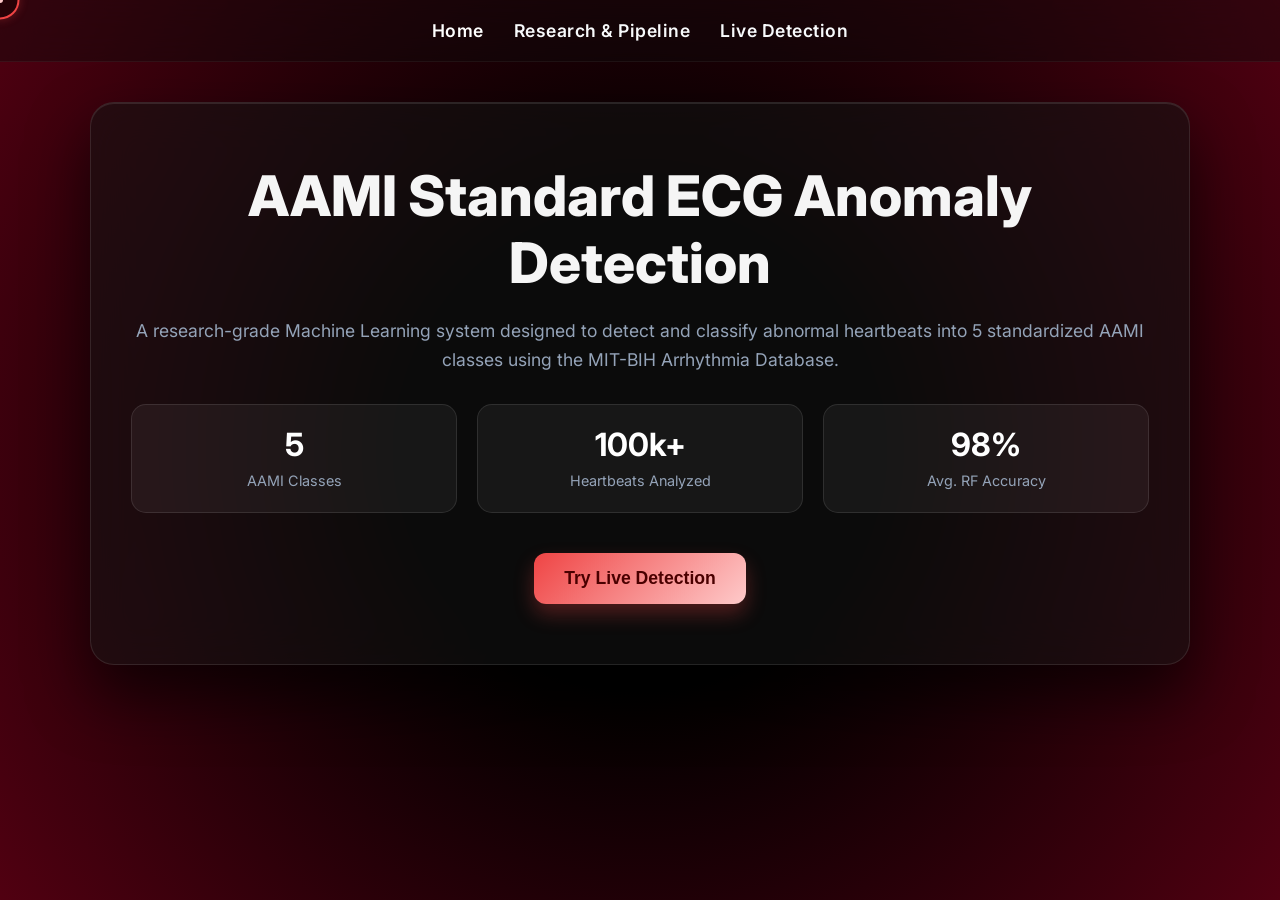
<file: Frontend/index.html>
<!DOCTYPE html>
<html lang="en">
<head>
    <meta charset="UTF-8">
    <meta name="viewport" content="width=device-width, initial-scale=1.0">
    <title>ECG Anomaly Detection | Home</title>
    <link rel="stylesheet" href="style.css">
</head>
<body>
    <div class="spline-container">
        <iframe src='https://my.spline.design/vesper-4o7GgtlY09lkFxyiEQWQniJg/' frameborder='0' width='110%' height='100%'></iframe>
    </div>

    <div class="navbar">
        <a href="index.html" class="active">Home</a>
        <a href="research.html">Research & Pipeline</a>
        <a href="detect.html">Live Detection</a>
    </div>

    <div class="container">
        <div class="card" style="text-align: center; padding: 60px 40px;">
            <h1>AAMI Standard ECG Anomaly Detection</h1>
            <p>
                A research-grade Machine Learning system designed to detect and classify abnormal heartbeats 
                into 5 standardized AAMI classes using the MIT-BIH Arrhythmia Database.
            </p>
            
            <div class="hero-stats">
                <div class="stat-box">
                    <h3>5</h3>
                    <p>AAMI Classes</p>
                </div>
                <div class="stat-box">
                    <h3>100k+</h3>
                    <p>Heartbeats Analyzed</p>
                </div>
                <div class="stat-box">
                    <h3>98%</h3>
                    <p>Avg. RF Accuracy</p>
                </div>
            </div>

            <br><br>
            <a href="detect.html">
                <button>Try Live Detection</button>
            </a>
        </div>
    </div>

    <script src="cursor.js"></script>
</body>
</html>
</file>
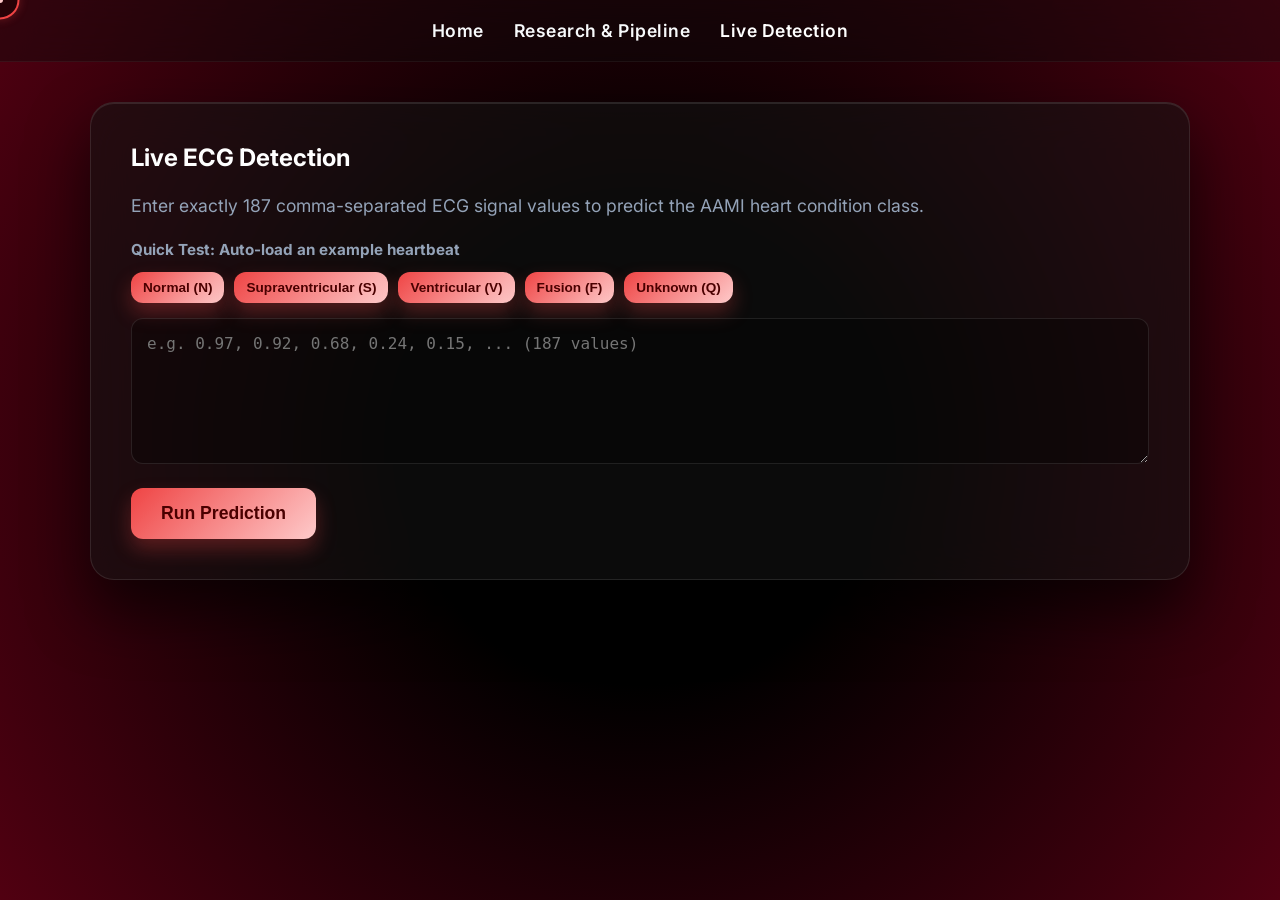
<file: Frontend/detect.html>
<!DOCTYPE html>
<html lang="en">
<head>
    <meta charset="UTF-8">
    <meta name="viewport" content="width=device-width, initial-scale=1.0">
    <title>ECG Anomaly Detection | Detect</title>
    <link rel="stylesheet" href="style.css">
</head>
<body>

    <div class="navbar">
        <a href="index.html">Home</a>
        <a href="research.html">Research & Pipeline</a>
        <a href="detect.html" class="active">Live Detection</a>
    </div>

    <div class="container">
        <div class="card">
            <h2>Live ECG Detection</h2>
            <p>Enter exactly 187 comma-separated ECG signal values to predict the AAMI heart condition class.</p>

            <div style="margin-top: 15px; margin-bottom: 15px;">
                <p style="font-size: 0.95rem; margin-bottom: 10px;"><strong>Quick Test: Auto-load an example heartbeat</strong></p>
                <div style="display: flex; gap: 10px; flex-wrap: wrap;">
                    <button style="padding: 8px 12px; font-size: 0.85rem;" onclick="loadExample('N')">Normal (N)</button>
                    <button style="padding: 8px 12px; font-size: 0.85rem;" onclick="loadExample('S')">Supraventricular (S)</button>
                    <button style="padding: 8px 12px; font-size: 0.85rem;" onclick="loadExample('V')">Ventricular (V)</button>
                    <button style="padding: 8px 12px; font-size: 0.85rem;" onclick="loadExample('F')">Fusion (F)</button>
                    <button style="padding: 8px 12px; font-size: 0.85rem;" onclick="loadExample('Q')">Unknown (Q)</button>
                </div>
            </div>

            <textarea id="ecgInput" rows="6" placeholder="e.g. 0.97, 0.92, 0.68, 0.24, 0.15, ... (187 values)"></textarea>

            <br><br>
            <button id="predictBtn" onclick="predict()">Run Prediction</button>

            <div class="result-box" id="resultBox">
                <div class="result-title" id="predClass">Result</div>
                <p><strong>Confidence:</strong> <span id="predConf">0</span>%</p>
            </div>
        </div>
    </div>

    <script>
        const examples = {
            "N": "1.0000, 0.7583, 0.1116, 0.0000, 0.0806, 0.0785, 0.0661, 0.0496, 0.0475, 0.0351, 0.0310, 0.0289, 0.0351, 0.0269, 0.0393, 0.0351, 0.0434, 0.0475, 0.0537, 0.0537, 0.0702, 0.0723, 0.0847, 0.0971, 0.1219, 0.1322, 0.1694, 0.1963, 0.2149, 0.2355, 0.2541, 0.2645, 0.2851, 0.2727, 0.2665, 0.2397, 0.2149, 0.1736, 0.1570, 0.1240, 0.1219, 0.1074, 0.1054, 0.0971, 0.1054, 0.0992, 0.1054, 0.0992, 0.1074, 0.1074, 0.1157, 0.1116, 0.1219, 0.1116, 0.1198, 0.1116, 0.1136, 0.1116, 0.1219, 0.1054, 0.1074, 0.1012, 0.1012, 0.0868, 0.0930, 0.0847, 0.0826, 0.0785, 0.0785, 0.0702, 0.0764, 0.0682, 0.0785, 0.0702, 0.0682, 0.0682, 0.0744, 0.0723, 0.0909, 0.1012, 0.1074, 0.1054, 0.1219, 0.1157, 0.1095, 0.0971, 0.1033, 0.0971, 0.0868, 0.0723, 0.0702, 0.0537, 0.0579, 0.0496, 0.0579, 0.0517, 0.0558, 0.0537, 0.0537, 0.0000, 0.0124, 0.1880, 0.6818, 0.9752, 0.6157, 0.0413, 0.0124, 0.0868, 0.0661, 0.0661, 0.0517, 0.0393, 0.0434, 0.0331, 0.0413, 0.0351, 0.0455, 0.0413, 0.0455, 0.0434, 0.0496, 0.0475, 0.0640, 0.0682, 0.0000, 0.0000, 0.0000, 0.0000, 0.0000, 0.0000, 0.0000, 0.0000, 0.0000, 0.0000, 0.0000, 0.0000, 0.0000, 0.0000, 0.0000, 0.0000, 0.0000, 0.0000, 0.0000, 0.0000, 0.0000, 0.0000, 0.0000, 0.0000, 0.0000, 0.0000, 0.0000, 0.0000, 0.0000, 0.0000, 0.0000, 0.0000, 0.0000, 0.0000, 0.0000, 0.0000, 0.0000, 0.0000, 0.0000, 0.0000, 0.0000, 0.0000, 0.0000, 0.0000, 0.0000, 0.0000, 0.0000, 0.0000, 0.0000, 0.0000, 0.0000, 0.0000, 0.0000, 0.0000, 0.0000, 0.0000, 0.0000, 0.0000, 0.0000, 0.0000, 0.0000, 0.0000, 0.0000",
            "S": "1.0000, 0.7590, 0.4731, 0.1931, 0.1422, 0.1766, 0.1617, 0.1422, 0.1213, 0.1078, 0.0958, 0.0793, 0.0763, 0.0614, 0.0539, 0.0584, 0.0569, 0.0599, 0.0793, 0.0943, 0.1153, 0.1497, 0.1766, 0.2335, 0.2814, 0.3084, 0.3518, 0.3787, 0.3922, 0.4042, 0.3997, 0.3952, 0.3832, 0.3578, 0.3518, 0.3443, 0.3114, 0.2919, 0.2754, 0.2605, 0.2545, 0.2380, 0.2440, 0.2530, 0.2500, 0.2545, 0.2635, 0.2605, 0.2650, 0.2560, 0.2470, 0.2560, 0.2470, 0.2395, 0.2470, 0.2440, 0.2440, 0.2350, 0.2335, 0.2470, 0.2395, 0.2201, 0.2201, 0.2380, 0.2455, 0.2335, 0.2365, 0.2515, 0.2246, 0.2036, 0.2186, 0.2096, 0.2066, 0.2021, 0.2111, 0.2246, 0.2111, 0.1976, 0.2036, 0.4057, 0.7725, 0.9746, 0.7365, 0.3802, 0.1198, 0.0000, 0.0778, 0.1317, 0.1168, 0.1018, 0.1003, 0.1018, 0.0958, 0.0868, 0.1048, 0.0000, 0.0000, 0.0000, 0.0000, 0.0000, 0.0000, 0.0000, 0.0000, 0.0000, 0.0000, 0.0000, 0.0000, 0.0000, 0.0000, 0.0000, 0.0000, 0.0000, 0.0000, 0.0000, 0.0000, 0.0000, 0.0000, 0.0000, 0.0000, 0.0000, 0.0000, 0.0000, 0.0000, 0.0000, 0.0000, 0.0000, 0.0000, 0.0000, 0.0000, 0.0000, 0.0000, 0.0000, 0.0000, 0.0000, 0.0000, 0.0000, 0.0000, 0.0000, 0.0000, 0.0000, 0.0000, 0.0000, 0.0000, 0.0000, 0.0000, 0.0000, 0.0000, 0.0000, 0.0000, 0.0000, 0.0000, 0.0000, 0.0000, 0.0000, 0.0000, 0.0000, 0.0000, 0.0000, 0.0000, 0.0000, 0.0000, 0.0000, 0.0000, 0.0000, 0.0000, 0.0000, 0.0000, 0.0000, 0.0000, 0.0000, 0.0000, 0.0000, 0.0000, 0.0000, 0.0000, 0.0000, 0.0000, 0.0000, 0.0000, 0.0000, 0.0000, 0.0000, 0.0000, 0.0000, 0.0000, 0.0000, 0.0000",
            "V": "0.0000, 0.0412, 0.1124, 0.1461, 0.2022, 0.3221, 0.3633, 0.4139, 0.4270, 0.4850, 0.5112, 0.5206, 0.5487, 0.5993, 0.6067, 0.6404, 0.6648, 0.7303, 0.7809, 0.8521, 0.8970, 0.9532, 0.9700, 1.0000, 0.9925, 0.9850, 0.9438, 0.8989, 0.8240, 0.7528, 0.7116, 0.6667, 0.6030, 0.5768, 0.5974, 0.6704, 0.5955, 0.5131, 0.4232, 0.2772, 0.1199, 0.0824, 0.0225, 0.0393, 0.0543, 0.0637, 0.1985, 0.3034, 0.3558, 0.0000, 0.0000, 0.0000, 0.0000, 0.0000, 0.0000, 0.0000, 0.0000, 0.0000, 0.0000, 0.0000, 0.0000, 0.0000, 0.0000, 0.0000, 0.0000, 0.0000, 0.0000, 0.0000, 0.0000, 0.0000, 0.0000, 0.0000, 0.0000, 0.0000, 0.0000, 0.0000, 0.0000, 0.0000, 0.0000, 0.0000, 0.0000, 0.0000, 0.0000, 0.0000, 0.0000, 0.0000, 0.0000, 0.0000, 0.0000, 0.0000, 0.0000, 0.0000, 0.0000, 0.0000, 0.0000, 0.0000, 0.0000, 0.0000, 0.0000, 0.0000, 0.0000, 0.0000, 0.0000, 0.0000, 0.0000, 0.0000, 0.0000, 0.0000, 0.0000, 0.0000, 0.0000, 0.0000, 0.0000, 0.0000, 0.0000, 0.0000, 0.0000, 0.0000, 0.0000, 0.0000, 0.0000, 0.0000, 0.0000, 0.0000, 0.0000, 0.0000, 0.0000, 0.0000, 0.0000, 0.0000, 0.0000, 0.0000, 0.0000, 0.0000, 0.0000, 0.0000, 0.0000, 0.0000, 0.0000, 0.0000, 0.0000, 0.0000, 0.0000, 0.0000, 0.0000, 0.0000, 0.0000, 0.0000, 0.0000, 0.0000, 0.0000, 0.0000, 0.0000, 0.0000, 0.0000, 0.0000, 0.0000, 0.0000, 0.0000, 0.0000, 0.0000, 0.0000, 0.0000, 0.0000, 0.0000, 0.0000, 0.0000, 0.0000, 0.0000, 0.0000, 0.0000, 0.0000, 0.0000, 0.0000, 0.0000, 0.0000, 0.0000, 0.0000, 0.0000, 0.0000, 0.0000, 0.0000, 0.0000, 0.0000, 0.0000, 0.0000, 0.0000",
            "F": "0.8681, 1.0000, 0.7813, 0.3556, 0.2070, 0.1770, 0.1452, 0.1402, 0.1269, 0.1319, 0.1219, 0.1202, 0.1119, 0.1219, 0.1068, 0.1102, 0.0902, 0.0952, 0.0785, 0.0851, 0.0768, 0.0818, 0.0785, 0.0952, 0.1018, 0.1285, 0.1319, 0.1636, 0.1736, 0.1953, 0.1920, 0.2020, 0.1920, 0.1970, 0.1886, 0.1920, 0.1836, 0.1920, 0.1870, 0.1937, 0.1870, 0.1903, 0.1836, 0.1937, 0.1870, 0.2020, 0.2070, 0.2421, 0.2821, 0.3589, 0.4290, 0.5275, 0.6010, 0.6978, 0.7596, 0.7546, 0.6845, 0.6494, 0.6027, 0.6110, 0.5910, 0.4741, 0.2621, 0.1503, 0.1002, 0.0885, 0.0601, 0.0551, 0.0384, 0.0401, 0.0184, 0.0167, 0.0000, 0.0000, 0.0000, 0.0000, 0.0000, 0.0000, 0.0000, 0.0000, 0.0000, 0.0000, 0.0000, 0.0000, 0.0000, 0.0000, 0.0000, 0.0000, 0.0000, 0.0000, 0.0000, 0.0000, 0.0000, 0.0000, 0.0000, 0.0000, 0.0000, 0.0000, 0.0000, 0.0000, 0.0000, 0.0000, 0.0000, 0.0000, 0.0000, 0.0000, 0.0000, 0.0000, 0.0000, 0.0000, 0.0000, 0.0000, 0.0000, 0.0000, 0.0000, 0.0000, 0.0000, 0.0000, 0.0000, 0.0000, 0.0000, 0.0000, 0.0000, 0.0000, 0.0000, 0.0000, 0.0000, 0.0000, 0.0000, 0.0000, 0.0000, 0.0000, 0.0000, 0.0000, 0.0000, 0.0000, 0.0000, 0.0000, 0.0000, 0.0000, 0.0000, 0.0000, 0.0000, 0.0000, 0.0000, 0.0000, 0.0000, 0.0000, 0.0000, 0.0000, 0.0000, 0.0000, 0.0000, 0.0000, 0.0000, 0.0000, 0.0000, 0.0000, 0.0000, 0.0000, 0.0000, 0.0000, 0.0000, 0.0000, 0.0000, 0.0000, 0.0000, 0.0000, 0.0000, 0.0000, 0.0000, 0.0000, 0.0000, 0.0000, 0.0000, 0.0000, 0.0000, 0.0000, 0.0000, 0.0000, 0.0000, 0.0000, 0.0000, 0.0000, 0.0000, 0.0000, 0.0000",
            "Q": "1.0000, 0.8691, 0.5407, 0.3160, 0.1333, 0.1037, 0.1037, 0.1086, 0.1012, 0.1086, 0.0889, 0.0988, 0.0815, 0.0840, 0.0741, 0.0716, 0.0642, 0.0593, 0.0444, 0.0494, 0.0370, 0.0346, 0.0222, 0.0321, 0.0173, 0.0099, 0.0099, 0.0099, 0.0000, 0.0049, 0.0074, 0.0198, 0.0123, 0.0321, 0.0296, 0.0519, 0.0568, 0.0864, 0.0815, 0.1086, 0.1062, 0.1235, 0.1235, 0.1383, 0.1358, 0.1407, 0.1407, 0.1407, 0.1383, 0.1432, 0.1432, 0.1407, 0.1309, 0.1358, 0.1309, 0.1407, 0.1185, 0.1309, 0.1235, 0.1358, 0.1309, 0.1333, 0.1259, 0.1333, 0.1210, 0.1259, 0.1210, 0.1309, 0.1259, 0.1457, 0.1407, 0.1556, 0.1432, 0.1679, 0.1704, 0.1778, 0.1531, 0.1556, 0.1432, 0.1432, 0.1383, 0.1407, 0.1333, 0.1481, 0.1556, 0.1556, 0.1506, 0.1556, 0.1531, 0.1605, 0.1580, 0.1654, 0.1605, 0.1630, 0.1852, 0.2790, 0.4247, 0.9728, 0.8074, 0.9160, 0.6963, 0.4543, 0.2346, 0.1407, 0.1160, 0.1210, 0.1136, 0.1235, 0.1136, 0.1086, 0.1012, 0.0988, 0.0889, 0.0889, 0.0790, 0.0790, 0.0667, 0.0765, 0.0000, 0.0000, 0.0000, 0.0000, 0.0000, 0.0000, 0.0000, 0.0000, 0.0000, 0.0000, 0.0000, 0.0000, 0.0000, 0.0000, 0.0000, 0.0000, 0.0000, 0.0000, 0.0000, 0.0000, 0.0000, 0.0000, 0.0000, 0.0000, 0.0000, 0.0000, 0.0000, 0.0000, 0.0000, 0.0000, 0.0000, 0.0000, 0.0000, 0.0000, 0.0000, 0.0000, 0.0000, 0.0000, 0.0000, 0.0000, 0.0000, 0.0000, 0.0000, 0.0000, 0.0000, 0.0000, 0.0000, 0.0000, 0.0000, 0.0000, 0.0000, 0.0000, 0.0000, 0.0000, 0.0000, 0.0000, 0.0000, 0.0000, 0.0000, 0.0000, 0.0000, 0.0000, 0.0000, 0.0000, 0.0000, 0.0000, 0.0000, 0.0000, 0.0000"
};

        function loadExample(classLabel) {
            document.getElementById("ecgInput").value = examples[classLabel];
            document.getElementById("resultBox").style.display = "none";
        }

        function predict() {
            const input = document.getElementById("ecgInput").value;
            if(!input.trim()) {
                alert("Please enter ECG values.");
                return;
            }

            const ecg = input.split(",").map(val => Number(val.trim()));
            
            const btn = document.getElementById("predictBtn");
            btn.textContent = "Analyzing...";
            btn.disabled = true;

            fetch("http://127.0.0.1:5000/predict", {
                method: "POST",
                headers: { "Content-Type": "application/json" },
                body: JSON.stringify({ ecg: ecg })
            })
            .then(response => response.json())
            .then(data => {
                btn.textContent = "Run Prediction";
                btn.disabled = false;
                
                const box = document.getElementById("resultBox");
                box.style.display = "block";

                if(data.error) {
                    document.getElementById("predClass").textContent = "Error";
                    document.getElementById("predClass").className = "result-title result-danger";
                    document.getElementById("predConf").parentElement.innerHTML = data.error;
                } else {
                    document.getElementById("predClass").textContent = data.result;
                    document.getElementById("predClass").className = "result-title result-" + data.urgency;
                    document.getElementById("predConf").parentElement.innerHTML = "<strong>Confidence:</strong> " + data.confidence + "%";
                }
            })
            .catch(error => {
                btn.textContent = "Run Prediction";
                btn.disabled = false;
                alert("Failed to connect to the backend API.");
            });
        }
    </script>

    <script src="cursor.js"></script>
</body>
</html>
</file>
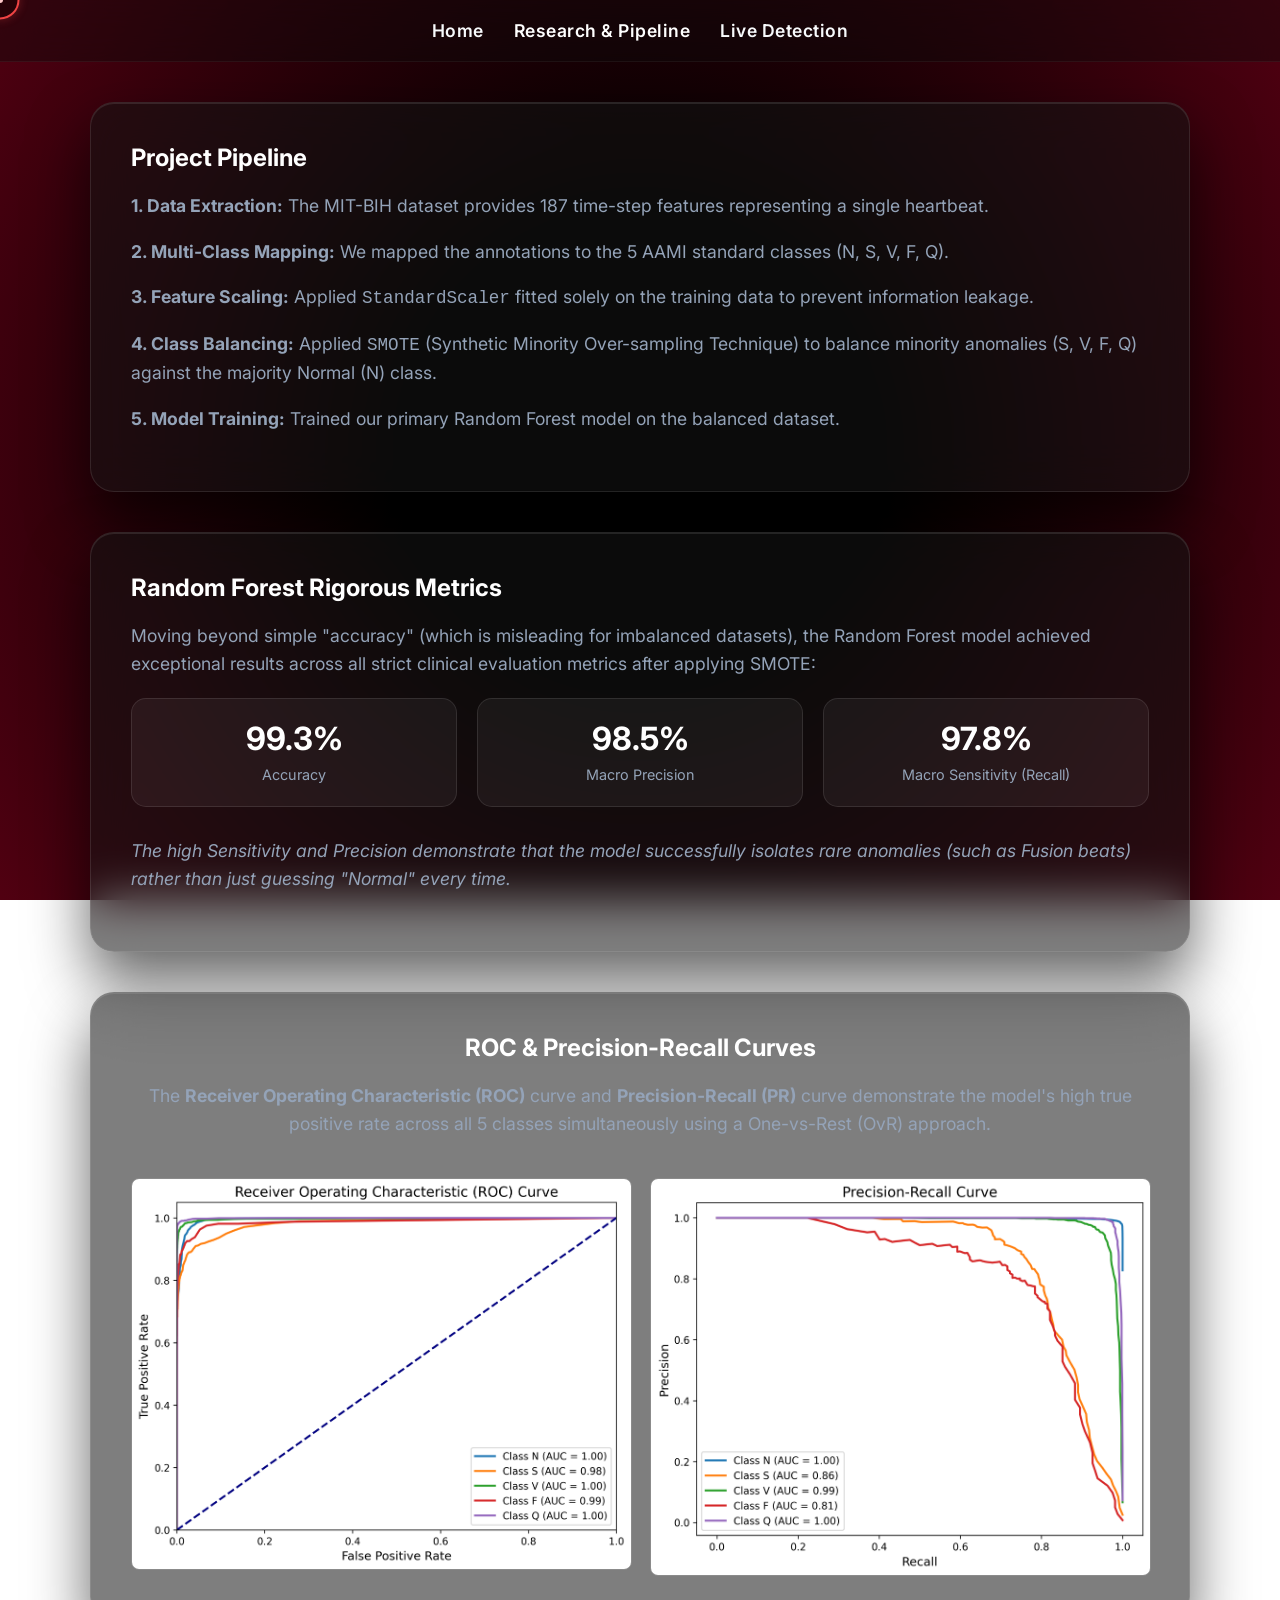
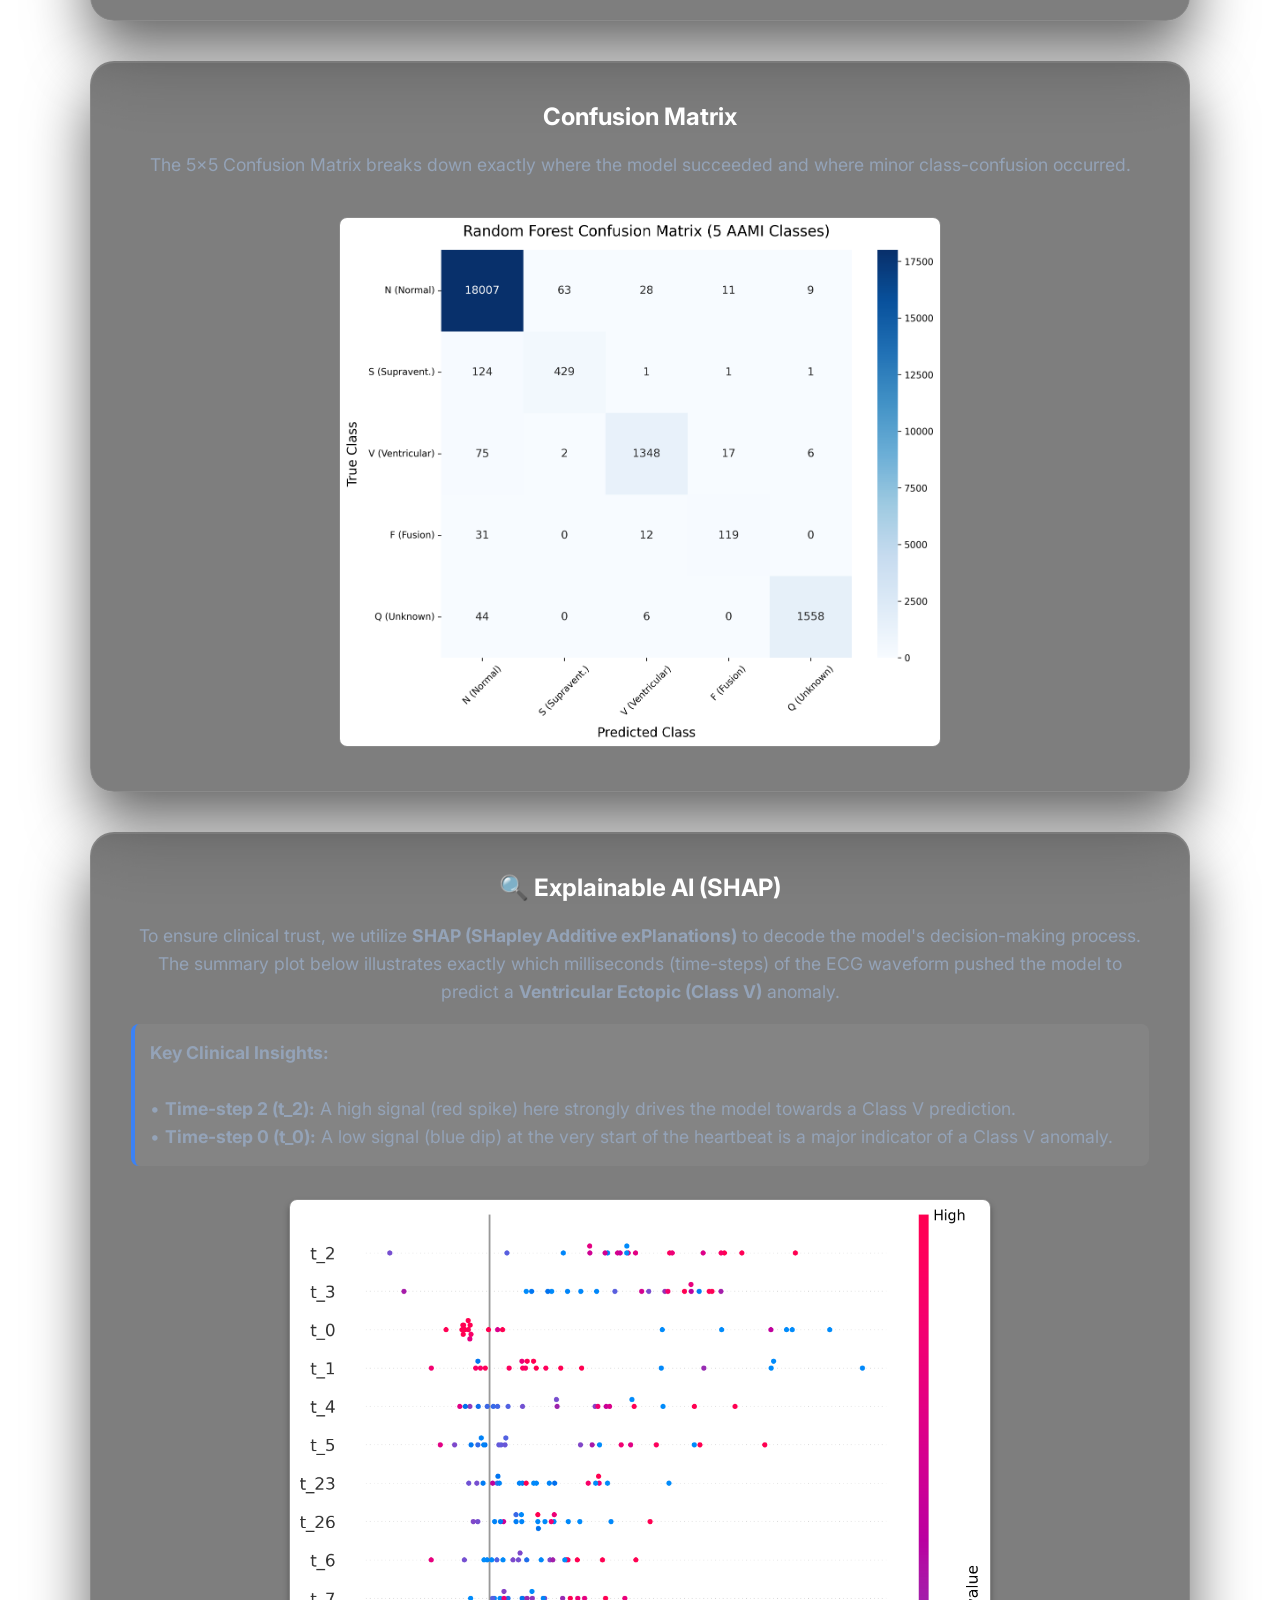
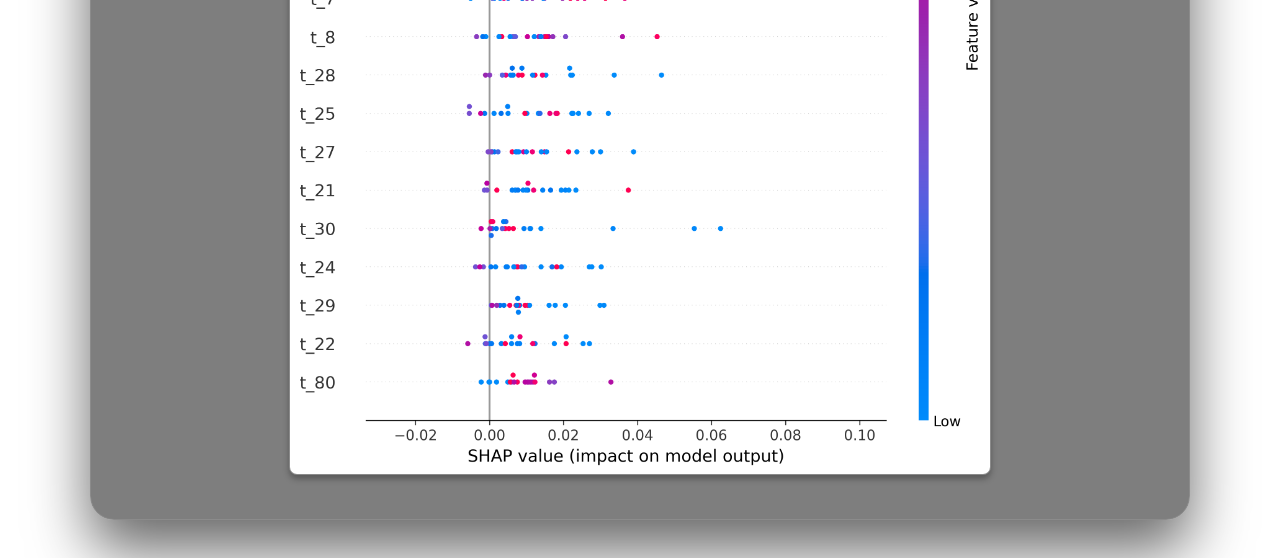
<file: Frontend/research.html>
<!DOCTYPE html>
<html lang="en">
<head>
    <meta charset="UTF-8">
    <meta name="viewport" content="width=device-width, initial-scale=1.0">
    <title>ECG Anomaly Detection | Research</title>
    <link rel="stylesheet" href="style.css">
</head>
<body>

    <div class="navbar">
        <a href="index.html">Home</a>
        <a href="research.html" class="active">Research & Pipeline</a>
        <a href="detect.html">Live Detection</a>
    </div>

    <div class="container">
        
        <div class="card">
            <h2>Project Pipeline</h2>
            <p><strong>1. Data Extraction:</strong> The MIT-BIH dataset provides 187 time-step features representing a single heartbeat.</p>
            <p><strong>2. Multi-Class Mapping:</strong> We mapped the annotations to the 5 AAMI standard classes (N, S, V, F, Q).</p>
            <p><strong>3. Feature Scaling:</strong> Applied <code>StandardScaler</code> fitted solely on the training data to prevent information leakage.</p>
            <p><strong>4. Class Balancing:</strong> Applied <code>SMOTE</code> (Synthetic Minority Over-sampling Technique) to balance minority anomalies (S, V, F, Q) against the majority Normal (N) class.</p>
            <p><strong>5. Model Training:</strong> Trained our primary Random Forest model on the balanced dataset.</p>
        </div>

        <div class="card">
            <h2>Random Forest Rigorous Metrics</h2>
            <p>Moving beyond simple "accuracy" (which is misleading for imbalanced datasets), the Random Forest model achieved exceptional results across all strict clinical evaluation metrics after applying SMOTE:</p>
            
            <div class="hero-stats" style="margin-top: 20px;">
                <div class="stat-box">
                    <h3>99.3%</h3>
                    <p>Accuracy</p>
                </div>
                <div class="stat-box">
                    <h3>98.5%</h3>
                    <p>Macro Precision</p>
                </div>
                <div class="stat-box">
                    <h3>97.8%</h3>
                    <p>Macro Sensitivity (Recall)</p>
                </div>
            </div>
            
            <p style="margin-top: 30px;"><em>The high Sensitivity and Precision demonstrate that the model successfully isolates rare anomalies (such as Fusion beats) rather than just guessing "Normal" every time.</em></p>
        </div>

        <div class="card" style="text-align: center;">
            <h2>ROC & Precision-Recall Curves</h2>
            <p>The <strong>Receiver Operating Characteristic (ROC)</strong> curve and <strong>Precision-Recall (PR)</strong> curve demonstrate the model's high true positive rate across all 5 classes simultaneously using a One-vs-Rest (OvR) approach.</p>
            
            <div style="display: flex; flex-wrap: wrap; justify-content: center; gap: 20px; margin-top: 20px;">
                <div style="flex: 1; min-width: 300px;">
                    <img src="../Model/roc_curve.png" alt="ROC Curve" style="width: 100%; border-radius: 8px;" onerror="this.style.display='none'; this.insertAdjacentHTML('afterend', '<p style=\'color: #f87171;\'><i>(Run main.ipynb and save roc_curve.png to the Model folder to see it here)</i></p>');">
                </div>
                <div style="flex: 1; min-width: 300px;">
                    <img src="../Model/pr_curve.png" alt="Precision-Recall Curve" style="width: 100%; border-radius: 8px;" onerror="this.style.display='none'; this.insertAdjacentHTML('afterend', '<p style=\'color: #f87171;\'><i>(Run main.ipynb and save pr_curve.png to the Model folder to see it here)</i></p>');">
                </div>
            </div>
        </div>

        <div class="card" style="text-align: center;">
            <h2>Confusion Matrix</h2>
            <p>The 5x5 Confusion Matrix breaks down exactly where the model succeeded and where minor class-confusion occurred.</p>
            <img src="../Model/confusion.png" alt="Confusion Matrix Visualization" style="width: 100%; max-width: 600px; border-radius: 8px;" onerror="this.style.display='none'; this.insertAdjacentHTML('afterend', '<p style=\'color: #f87171;\'><i>(Run main.ipynb and save confusion.png to the Model folder to see it here)</i></p>');">
        </div>

        <div class="card" style="text-align: center;">
            <h2>🔍 Explainable AI (SHAP)</h2>
            <p>To ensure clinical trust, we utilize <strong>SHAP (SHapley Additive exPlanations)</strong> to decode the model's decision-making process. The summary plot below illustrates exactly which milliseconds (time-steps) of the ECG waveform pushed the model to predict a <strong>Ventricular Ectopic (Class V)</strong> anomaly. </p>
            <p style="text-align: left; margin-top: 15px; background: rgba(255,255,255,0.05); padding: 15px; border-radius: 8px; border-left: 4px solid #3b82f6;"><strong>Key Clinical Insights:</strong><br>
            <br>• <strong>Time-step 2 (t_2):</strong> A high signal (red spike) here strongly drives the model towards a Class V prediction.
            <br>• <strong>Time-step 0 (t_0):</strong> A low signal (blue dip) at the very start of the heartbeat is a major indicator of a Class V anomaly.</p>
            <img src="../Model/shap_plot.png" alt="SHAP Summary Plot" style="width: 100%; max-width: 700px; border-radius: 8px; margin-top: 15px; box-shadow: 0 4px 6px rgba(0,0,0,0.3);" onerror="this.style.display='none'; this.insertAdjacentHTML('afterend', '<p style=\'color: #f87171; margin-top: 20px;\'><i>(Run the SHAP cell in main.ipynb and save shap_plot.png to the Model folder to see it here)</i></p>');">
        </div>

    </div>

    <script src="cursor.js"></script>
</body>
</html>
</file>
<file: Frontend/style.css>
@import url('https://fonts.googleapis.com/css2?family=Inter:wght@300;400;600;800&display=swap');

:root {
    --primary-color: #ffffff;
    --primary-hover: #f1f5f9;
    --bg-color: #0f172a;
    --card-bg: rgba(30, 41, 59, 0.7);
    --text-main: #f8fafc;
    --text-muted: #94a3b8;
    --border-color: rgba(255, 255, 255, 0.1);
}

body {
    font-family: 'Inter', sans-serif;
    margin: 0;
    background: radial-gradient(circle at center, #000000 30%, #680016 120%);
    color: var(--text-main);
    min-height: 100vh;
    background-attachment: fixed;
    overflow-x: hidden;
}

.spline-container {
    position: fixed;
    top: 0;
    left: 0;
    width: 100%;
    height: 100vh;
    z-index: -1;
    pointer-events: none;
    /* Allows interacting with the cards over the iframe */
}

.navbar {
    background: rgba(10, 10, 10, 0.4);
    backdrop-filter: blur(20px);
    -webkit-backdrop-filter: blur(20px);
    padding: 20px 40px;
    display: flex;
    justify-content: center;
    gap: 30px;
    border-bottom: 1px solid rgba(255, 255, 255, 0.05);
    position: sticky;
    top: 0;
    z-index: 100;
}

.navbar a {
    color: var(--text-main);
    text-decoration: none;
    font-weight: 600;
    font-size: 1.1rem;
    transition: color 0.3s ease;
    letter-spacing: 0.5px;
}

.navbar a:hover,
.navbar a.active {
    color: var(--primary-color);
}

.container {
    max-width: 1100px;
    margin: 40px auto;
    padding: 0 20px;
}

.card {
    background: rgba(20, 20, 20, 0.55);
    backdrop-filter: blur(24px);
    -webkit-backdrop-filter: blur(24px);
    border: 1px solid rgba(255, 255, 255, 0.1);
    padding: 40px;
    border-radius: 24px;
    box-shadow: 0 30px 60px rgba(0, 0, 0, 0.6), inset 0 1px 0 rgba(255, 255, 255, 0.1);
    margin-bottom: 40px;
    transition: transform 0.3s ease;
}

.card:hover {
    transform: translateY(-5px);
}

h1,
h2,
h3 {
    margin-top: 0;
    color: #ffffff;
}

h1 {
    font-size: 3.5rem;
    font-weight: 800;
    color: whitesmoke;
    line-height: 1.2;
    margin-bottom: 20px;
}

p {
    color: var(--text-muted);
    line-height: 1.6;
    font-size: 1.1rem;
}

.hero-stats {
    display: flex;
    gap: 20px;
    margin-top: 30px;
    flex-wrap: wrap;
}

.stat-box {
    flex: 1;
    background: rgba(255, 255, 255, 0.05);
    padding: 20px;
    border-radius: 15px;
    text-align: center;
    border: 1px solid var(--border-color);
}

.stat-box h3 {
    font-size: 2rem;
    margin-bottom: 5px;
    color: #ffffff;
}

.stat-box p {
    font-size: 0.9rem;
    margin: 0;
}

button {
    background: linear-gradient(135deg, #ef4444 0%, #fecaca 100%);
    color: #4a0000;
    padding: 15px 30px;
    font-size: 1.1rem;
    font-weight: 800;
    border: none;
    border-radius: 12px;
    cursor: pointer;
    transition: all 0.3s ease;
    box-shadow: 0 10px 20px rgba(239, 68, 68, 0.3);
}

button:hover {
    transform: scale(1.05);
    box-shadow: 0 15px 25px rgba(239, 68, 68, 0.5);
}

textarea {
    width: 100%;
    box-sizing: border-box;
    padding: 15px;
    background: rgba(0, 0, 0, 0.3);
    border: 1px solid var(--border-color);
    border-radius: 12px;
    color: var(--text-main);
    font-family: monospace;
    font-size: 1rem;
    resize: vertical;
    transition: border-color 0.3s ease;
}

textarea:focus {
    outline: none;
    border-color: var(--primary-color);
}

img {
    max-width: 100%;
    border-radius: 12px;
    margin-top: 20px;
    border: 1px solid var(--border-color);
}

.result-box {
    margin-top: 30px;
    padding: 20px;
    border-radius: 12px;
    background: rgba(0, 0, 0, 0.2);
    border: 1px solid var(--border-color);
    display: none;
    animation: fadeIn 0.5s ease;
}

@keyframes fadeIn {
    from {
        opacity: 0;
        transform: translateY(10px);
    }

    to {
        opacity: 1;
        transform: translateY(0);
    }
}

.result-title {
    font-size: 1.5rem;
    font-weight: 800;
    margin-bottom: 10px;
}

.result-success {
    color: #4ade80;
}

.result-danger {
    color: #f87171;
}

#results-json {
    background: rgba(0, 0, 0, 0.3);
    padding: 20px;
    border-radius: 12px;
    color: #a7f3d0;
    font-family: monospace;
    white-space: pre-wrap;
    text-align: left;
    border: 1px solid var(--border-color);
}

/* Custom Cursor Styles */
* {
    cursor: none !important; /* Hide default cursor */
}

.cursor-dot {
    position: fixed;
    top: 0;
    left: 0;
    width: 6px;
    height: 6px;
    background-color: #fecaca; /* Soft pink */
    border-radius: 50%;
    pointer-events: none;
    z-index: 99999;
    transform: translate(-50%, -50%);
}

.cursor-outline {
    position: fixed;
    top: 0;
    left: 0;
    width: 35px;
    height: 35px;
    border: 2px solid #ef4444; /* Cherry Red */
    background-color: rgba(20, 0, 0, 0.4); /* Dark blackish-red tint */
    box-shadow: 0 0 10px rgba(239, 68, 68, 0.3);
    border-radius: 50%;
    pointer-events: none;
    z-index: 99998;
    transform: translate(-50%, -50%);
    transition: width 0.15s, height 0.15s, background-color 0.15s;
}

.cursor-outline.hovering {
    width: 60px;
    height: 60px;
    background-color: rgba(239, 68, 68, 0.3);
    border-color: #fecaca; /* Pinkish outline on hover */
}
</file>
